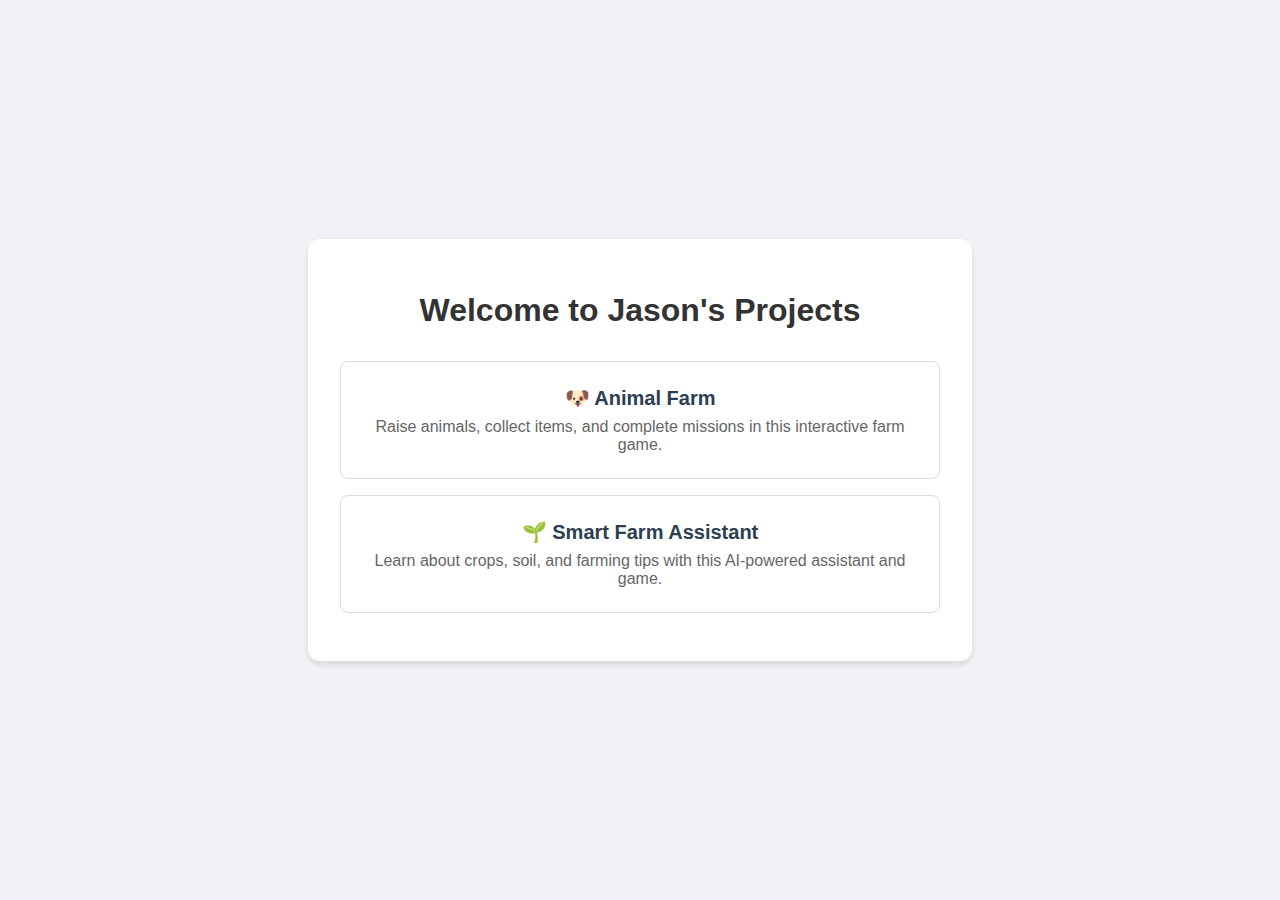
<file: animal-farm/index.html>
<!DOCTYPE html>
<html lang="en">
<head>
    <meta charset="UTF-8">
    <meta name="viewport" content="width=device-width, initial-scale=1.0">
    <title>Jason's Projects</title>
    <style>
        body {
            font-family: 'Segoe UI', Tahoma, Geneva, Verdana, sans-serif;
            background-color: #f0f2f5;
            display: flex;
            justify-content: center;
            align-items: center;
            height: 100vh;
            margin: 0;
        }
        .container {
            text-align: center;
            background: white;
            padding: 2rem;
            border-radius: 12px;
            box-shadow: 0 4px 6px rgba(0,0,0,0.1);
            max-width: 600px;
            width: 100%;
        }
        h1 {
            color: #333;
            margin-bottom: 2rem;
        }
        .project-card {
            display: block;
            text-decoration: none;
            background: #fff;
            border: 1px solid #ddd;
            padding: 1.5rem;
            margin: 1rem 0;
            border-radius: 8px;
            transition: transform 0.2s, box-shadow 0.2s;
            color: inherit;
        }
        .project-card:hover {
            transform: translateY(-5px);
            box-shadow: 0 8px 15px rgba(0,0,0,0.1);
            border-color: #4CAF50;
        }
        .project-title {
            font-size: 1.25rem;
            font-weight: bold;
            color: #2c3e50;
            margin-bottom: 0.5rem;
        }
        .project-desc {
            color: #666;
        }
    </style>
</head>
<body>
    <div class="container">
        <h1>Welcome to Jason's Projects</h1>
        
        <a href="animal-farm/index.html" class="project-card">
            <div class="project-title">🐶 Animal Farm</div>
            <div class="project-desc">Raise animals, collect items, and complete missions in this interactive farm game.</div>
        </a>

        <a href="plant-game/index.html" class="project-card">
            <div class="project-title">🌱 Smart Farm Assistant</div>
            <div class="project-desc">Learn about crops, soil, and farming tips with this AI-powered assistant and game.</div>
        </a>
    </div>
</body>
</html>
</file>
